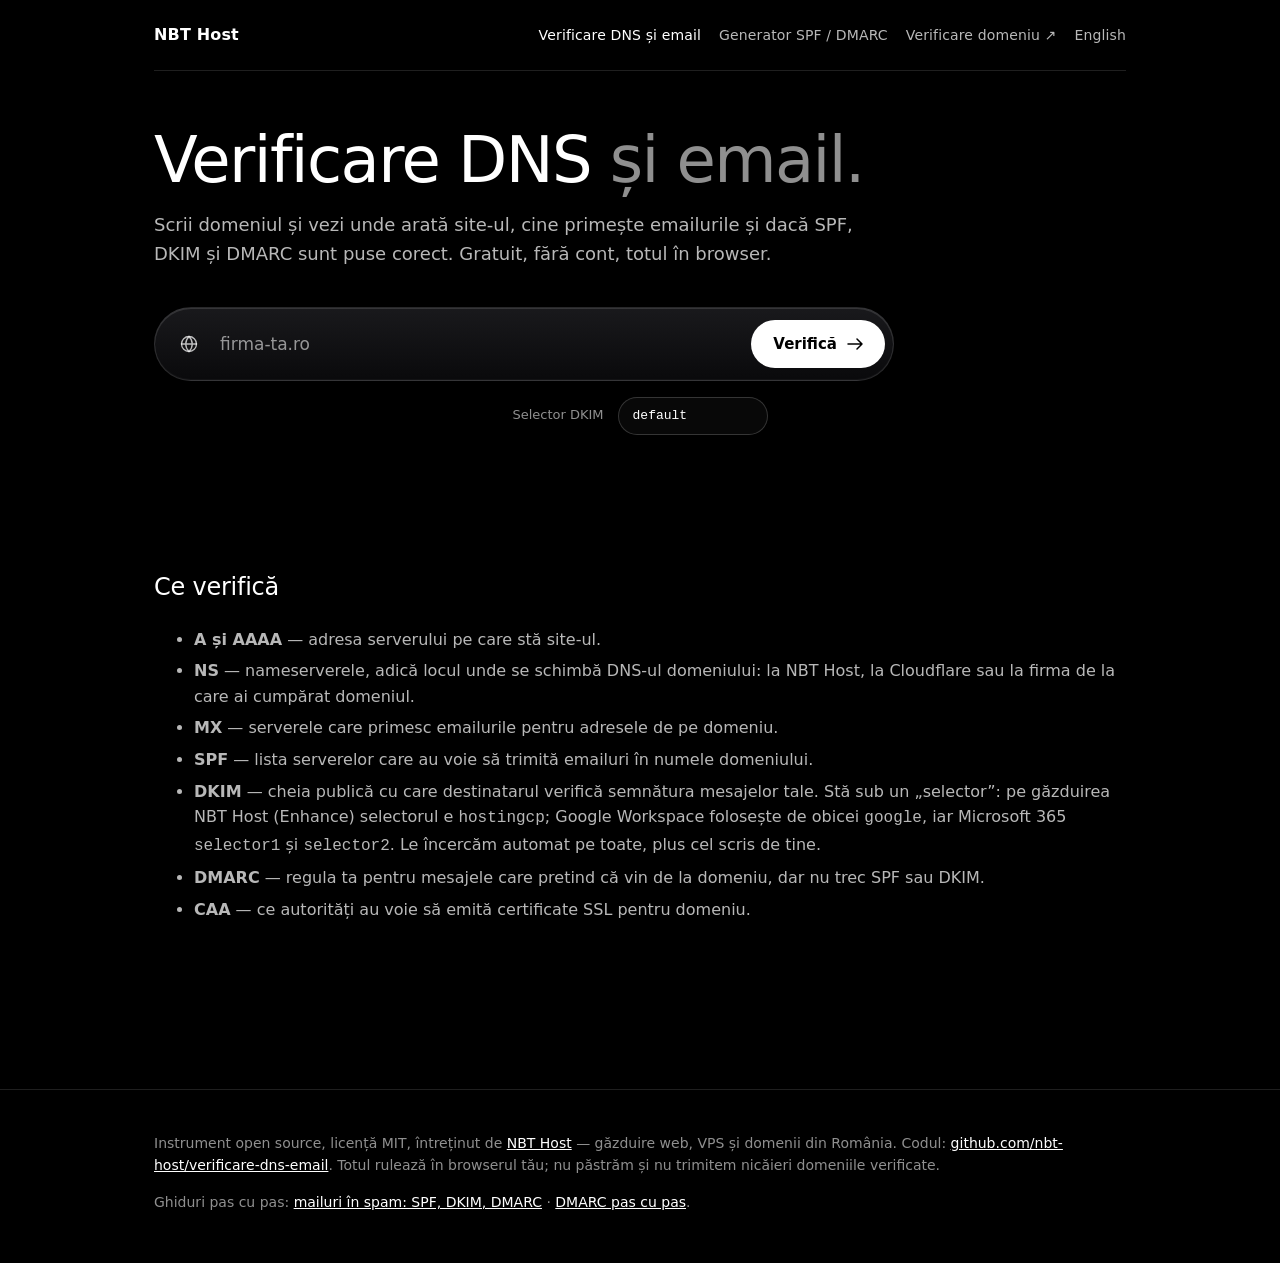
<file: index.html>
<!doctype html>
<html lang="ro">
<head>
<meta charset="utf-8">
<meta name="viewport" content="width=device-width,initial-scale=1">
<title>Verificare DNS și email: SPF, DKIM, DMARC, MX — NBT Host</title>
<meta name="description" content="Verifici gratuit DNS-ul unui domeniu: A, NS, MX, SPF, DKIM, DMARC și CAA, cu explicații în română. Open source, rulează în browser.">
<link rel="canonical" href="https://nbt-host.com/instrumente/verificare-dns-email">
<link rel="alternate" hreflang="ro" href="https://nbt-host.com/instrumente/verificare-dns-email">
<link rel="alternate" hreflang="en" href="https://nbt-host.com/en/tools/dns-email-checker">
<meta name="referrer" content="no-referrer">
<link rel="stylesheet" href="assets/baza.css">
<link rel="stylesheet" href="assets/instrumente.css">
</head>
<body>
<div class="wrap"><header class="top"><a href="https://nbt-host.com/">NBT Host</a><nav aria-label="Instrumente"><a href="index.html" aria-current="page">Verificare DNS și email</a><a href="generator-spf-dmarc.html">Generator SPF / DMARC</a><a href="https://nbt-host.com/instrumente/verificare-domeniu">Verificare domeniu ↗</a><a href="en/index.html" hreflang="en" lang="en">English</a></nav></header></div>
<main id="main" data-it="dns">
<section class="hero"><div class="wrap"><h1>Verificare DNS <em>și email.</em></h1><p class="lead">Scrii domeniul și vezi unde arată site-ul, cine primește emailurile și dacă SPF, DKIM și DMARC sunt puse corect. Gratuit, fără cont, totul în browser.</p>
<form class="it-form glass" id="itForm" role="search" action="" method="get">
        <svg class="it-form-i" viewBox="0 0 24 24" aria-hidden="true"><circle cx="12" cy="12" r="9"/><path d="M3 12h18M12 3c2.6 2.6 3.9 5.6 3.9 9s-1.3 6.4-3.9 9c-2.6-2.6-3.9-5.6-3.9-9S9.4 5.6 12 3z"/></svg>
        <label class="sr-only" for="itQ">Domeniul de verificat</label>
        <input id="itQ" name="domeniu" type="text" inputmode="url" autocapitalize="off" autocomplete="off" spellcheck="false" maxlength="253" placeholder="firma-ta.ro" required>
        <button class="btn" type="submit" id="itGo"><span class="lbl"><i data-l="Verifică">Verifică</i></span><svg width="16" height="12" viewBox="0 0 16 12" fill="none" aria-hidden="true"><path d="M15 6H1M15 6L10 1M15 6L10 11" stroke="currentColor" stroke-width="1.5" stroke-linecap="round" stroke-linejoin="round"/></svg></button>
      </form>
<div class="it-opts"><label for="itSel">Selector DKIM</label><input id="itSel" name="selector" type="text" autocapitalize="off" autocomplete="off" spellcheck="false" maxlength="63" value="default"></div>
</div></section>
<section class="it-res" id="itRes" data-now="Rezultat" hidden>
  <div class="it-in"><div class="it-live" id="itLive" aria-live="polite"></div></div>
</section>
<section class="it-body"><div class="wrap"><section class="gd-sec" id="ce-verifica">
        <h2>Ce verifică</h2>
        <ul>
          <li><strong>A și AAAA</strong> — adresa serverului pe care stă site-ul.</li>
          <li><strong>NS</strong> — nameserverele, adică locul unde se schimbă DNS-ul domeniului: la NBT Host, la Cloudflare sau la firma de la care ai cumpărat domeniul.</li>
          <li><strong>MX</strong> — serverele care primesc emailurile pentru adresele de pe domeniu.</li>
          <li><strong>SPF</strong> — lista serverelor care au voie să trimită emailuri în numele domeniului.</li>
          <li><strong>DKIM</strong> — cheia publică cu care destinatarul verifică semnătura mesajelor tale. Stă sub un „selector”: pe găzduirea NBT Host (Enhance) selectorul e <code>hostingcp</code>; Google Workspace folosește de obicei <code>google</code>, iar Microsoft 365 <code>selector1</code> și <code>selector2</code>. Le încercăm automat pe toate, plus cel scris de tine.</li>
          <li><strong>DMARC</strong> — regula ta pentru mesajele care pretind că vin de la domeniu, dar nu trec SPF sau DKIM.</li>
          <li><strong>CAA</strong> — ce autorități au voie să emită certificate SSL pentru domeniu.</li>
        </ul>
      </section></div></section>
</main>
<footer class="ft"><div class="wrap"><p>Instrument open source, licență MIT, întreținut de <a href="https://nbt-host.com/">NBT Host</a> — găzduire web, VPS și domenii din România. Codul: <a href="https://github.com/nbt-host/verificare-dns-email">github.com/nbt-host/verificare-dns-email</a>. Totul rulează în browserul tău; nu păstrăm și nu trimitem nicăieri domeniile verificate.</p><p>Ghiduri pas cu pas: <a href="https://nbt-host.com/ghiduri/mailuri-in-spam-spf-dkim-dmarc">mailuri în spam: SPF, DKIM, DMARC</a> · <a href="https://nbt-host.com/ghiduri/dmarc-pas-cu-pas">DMARC pas cu pas</a>.</p></div></footer>
<script src="assets/instrumente.js"></script>
</body>
</html>
</file>
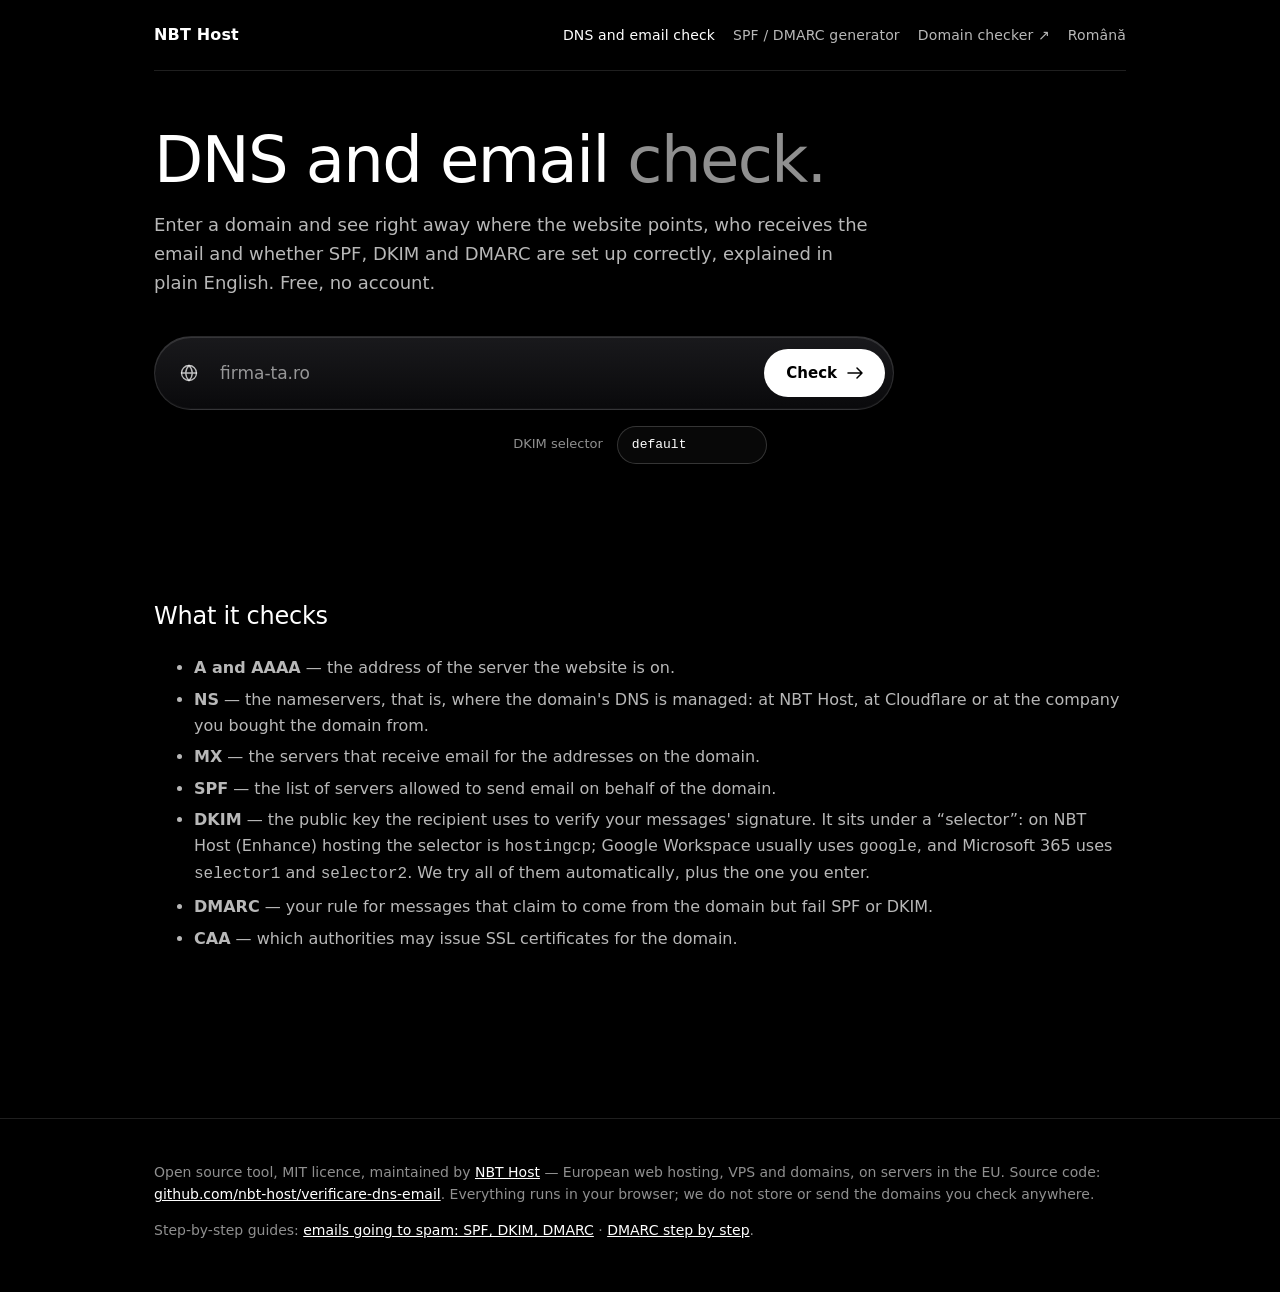
<file: en/index.html>
<!doctype html>
<html lang="en">
<head>
<meta charset="utf-8">
<meta name="viewport" content="width=device-width,initial-scale=1">
<title>DNS and email check: SPF, DKIM, DMARC, MX — NBT Host</title>
<meta name="description" content="Free DNS and email check for any domain: A, NS, MX, SPF, DKIM, DMARC and CAA, explained in plain English. Open source, runs in your browser.">
<link rel="canonical" href="https://nbt-host.com/en/tools/dns-email-checker">
<link rel="alternate" hreflang="ro" href="https://nbt-host.com/instrumente/verificare-dns-email">
<link rel="alternate" hreflang="en" href="https://nbt-host.com/en/tools/dns-email-checker">
<meta name="referrer" content="no-referrer">
<link rel="stylesheet" href="../assets/baza.css">
<link rel="stylesheet" href="../assets/instrumente.css">
</head>
<body>
<div class="wrap"><header class="top"><a href="https://nbt-host.com/en/">NBT Host</a><nav aria-label="Tools"><a href="index.html" aria-current="page">DNS and email check</a><a href="spf-dmarc-generator.html">SPF / DMARC generator</a><a href="https://nbt-host.com/en/tools/domain-checker">Domain checker ↗</a><a href="../index.html" hreflang="ro" lang="ro">Română</a></nav></header></div>
<main id="main" data-it="dns">
<section class="hero"><div class="wrap"><h1>DNS and email <em>check.</em></h1><p class="lead">Enter a domain and see right away where the website points, who receives the email and whether SPF, DKIM and DMARC are set up correctly, explained in plain English. Free, no account.</p>
<form class="it-form glass" id="itForm" role="search" action="" method="get">
        <svg class="it-form-i" viewBox="0 0 24 24" aria-hidden="true"><circle cx="12" cy="12" r="9"/><path d="M3 12h18M12 3c2.6 2.6 3.9 5.6 3.9 9s-1.3 6.4-3.9 9c-2.6-2.6-3.9-5.6-3.9-9S9.4 5.6 12 3z"/></svg>
        <label class="sr-only" for="itQ">Domain to check</label>
        <input id="itQ" name="domeniu" type="text" inputmode="url" autocapitalize="off" autocomplete="off" spellcheck="false" maxlength="253" placeholder="firma-ta.ro" required>
        <button class="btn" type="submit" id="itGo"><span class="lbl"><i data-l="Check">Check</i></span><svg width="16" height="12" viewBox="0 0 16 12" fill="none" aria-hidden="true"><path d="M15 6H1M15 6L10 1M15 6L10 11" stroke="currentColor" stroke-width="1.5" stroke-linecap="round" stroke-linejoin="round"/></svg></button>
      </form>
<div class="it-opts"><label for="itSel">DKIM selector</label><input id="itSel" name="selector" type="text" autocapitalize="off" autocomplete="off" spellcheck="false" maxlength="63" value="default"></div>
</div></section>
<section class="it-res" id="itRes" data-now="Result" hidden>
  <div class="it-in"><div class="it-live" id="itLive" aria-live="polite"></div></div>
</section>
<section class="it-body"><div class="wrap"><section class="gd-sec" id="ce-verifica">
        <h2>What it checks</h2>
        <ul>
          <li><strong>A and AAAA</strong> — the address of the server the website is on.</li>
          <li><strong>NS</strong> — the nameservers, that is, where the domain's DNS is managed: at NBT Host, at Cloudflare or at the company you bought the domain from.</li>
          <li><strong>MX</strong> — the servers that receive email for the addresses on the domain.</li>
          <li><strong>SPF</strong> — the list of servers allowed to send email on behalf of the domain.</li>
          <li><strong>DKIM</strong> — the public key the recipient uses to verify your messages' signature. It sits under a “selector”: on NBT Host (Enhance) hosting the selector is <code>hostingcp</code>; Google Workspace usually uses <code>google</code>, and Microsoft 365 uses <code>selector1</code> and <code>selector2</code>. We try all of them automatically, plus the one you enter.</li>
          <li><strong>DMARC</strong> — your rule for messages that claim to come from the domain but fail SPF or DKIM.</li>
          <li><strong>CAA</strong> — which authorities may issue SSL certificates for the domain.</li>
        </ul>
      </section></div></section>
</main>
<footer class="ft"><div class="wrap"><p>Open source tool, MIT licence, maintained by <a href="https://nbt-host.com/en/">NBT Host</a> — European web hosting, VPS and domains, on servers in the EU. Source code: <a href="https://github.com/nbt-host/verificare-dns-email">github.com/nbt-host/verificare-dns-email</a>. Everything runs in your browser; we do not store or send the domains you check anywhere.</p><p>Step-by-step guides: <a href="https://nbt-host.com/en/guides/spf-dkim-dmarc">emails going to spam: SPF, DKIM, DMARC</a> · <a href="https://nbt-host.com/en/guides/dmarc-step-by-step">DMARC step by step</a>.</p></div></footer>
<script src="../assets/instrumente.en.js"></script>
</body>
</html>
</file>
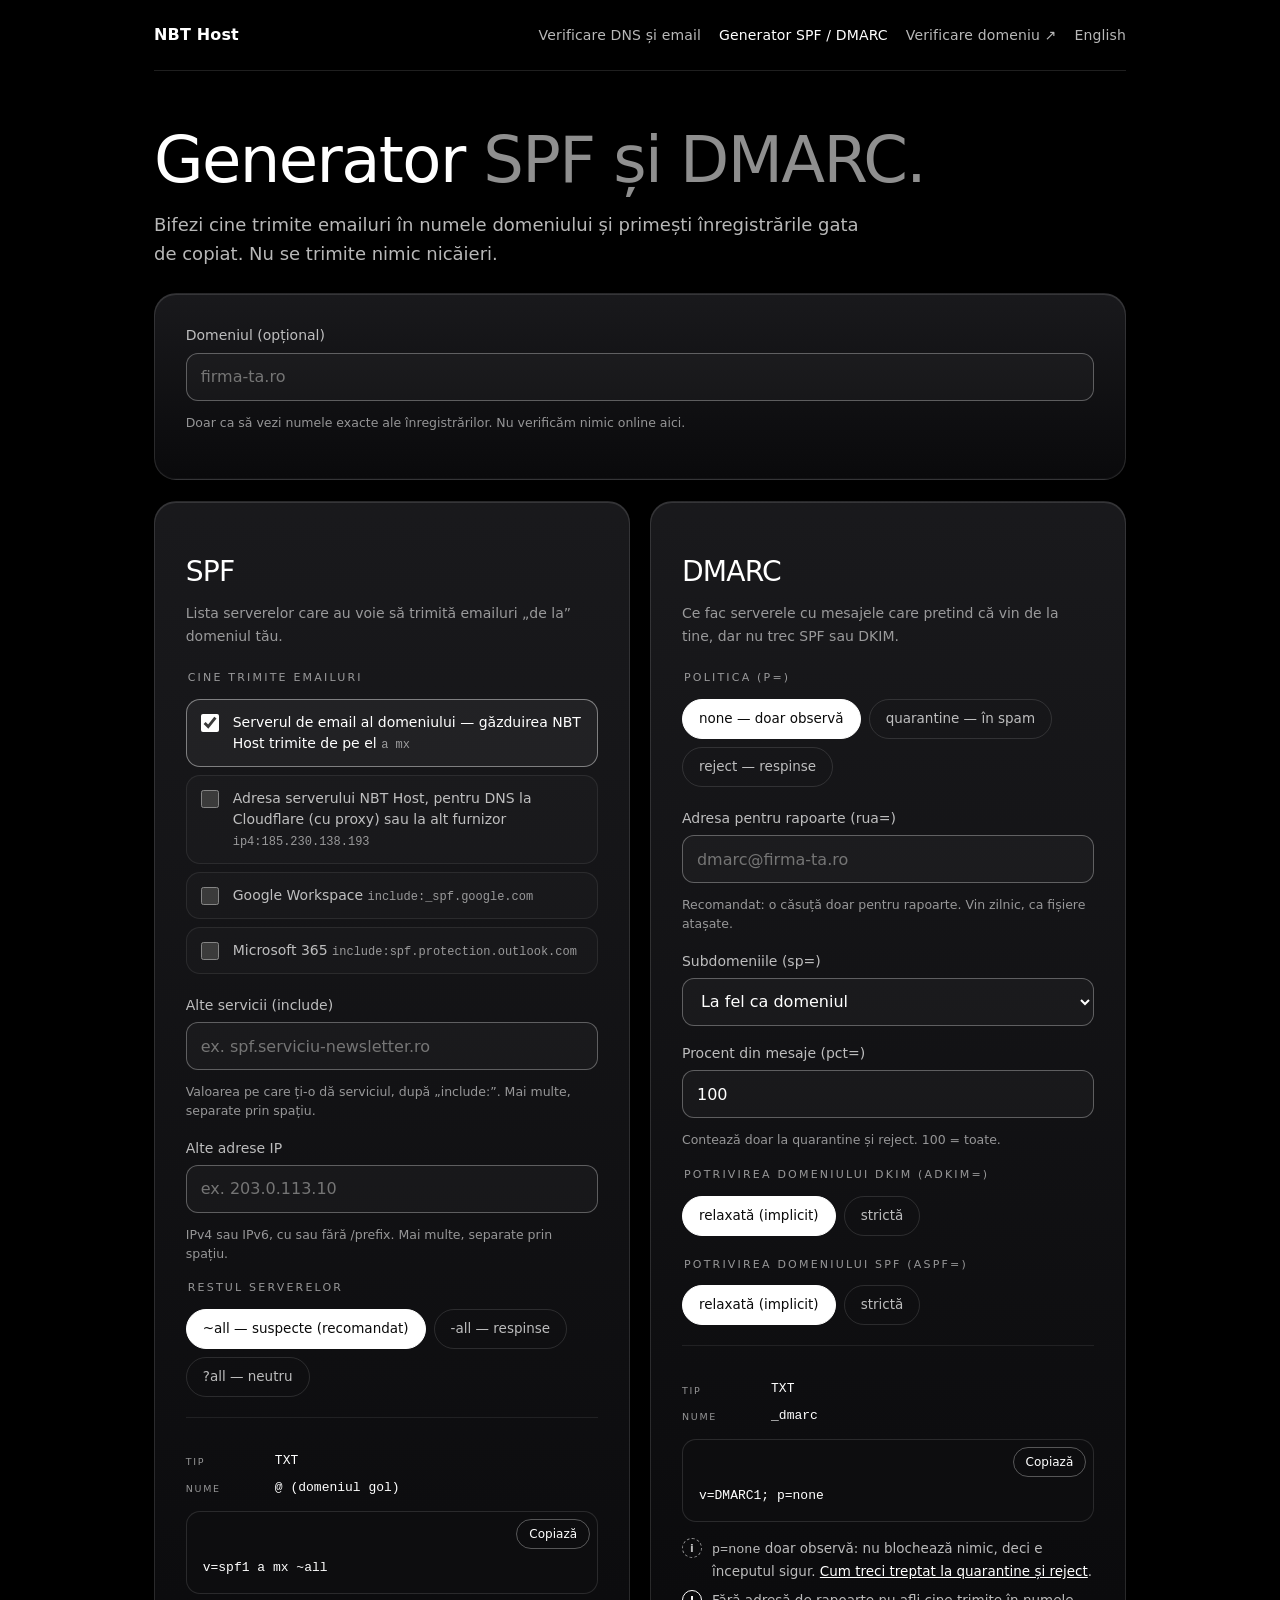
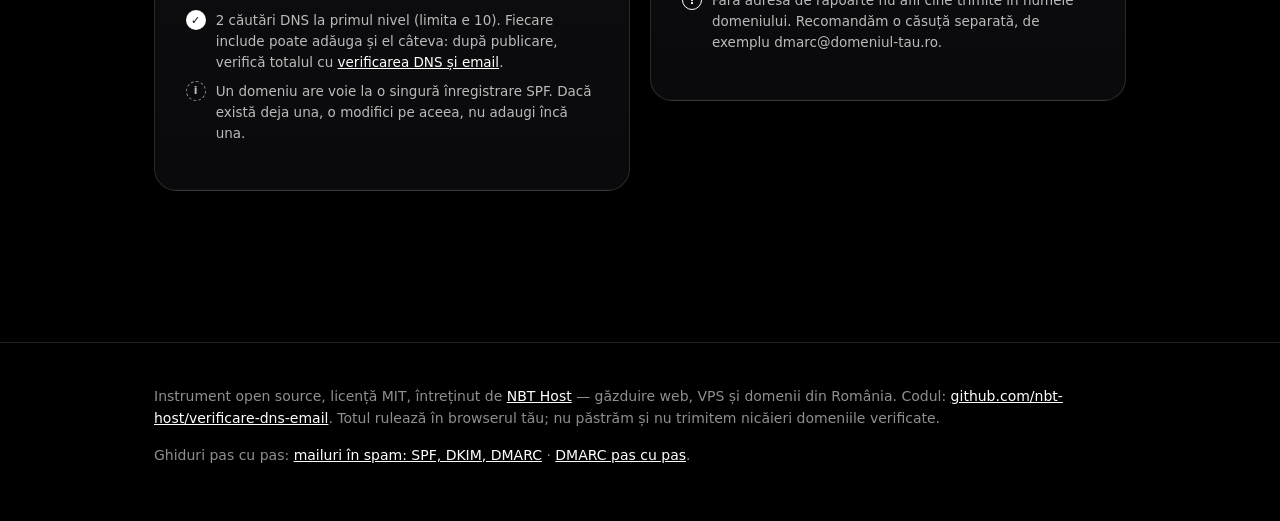
<file: generator-spf-dmarc.html>
<!doctype html>
<html lang="ro">
<head>
<meta charset="utf-8">
<meta name="viewport" content="width=device-width,initial-scale=1">
<title>Generator SPF și DMARC gratuit — NBT Host</title>
<meta name="description" content="Construiești înregistrările SPF și DMARC pentru domeniul tău, cu explicații în română. Open source, totul local în browser.">
<link rel="canonical" href="https://nbt-host.com/instrumente/generator-spf-dmarc">
<link rel="alternate" hreflang="ro" href="https://nbt-host.com/instrumente/generator-spf-dmarc">
<link rel="alternate" hreflang="en" href="https://nbt-host.com/en/tools/spf-dmarc-generator">
<meta name="referrer" content="no-referrer">
<link rel="stylesheet" href="assets/baza.css">
<link rel="stylesheet" href="assets/instrumente.css">
</head>
<body>
<div class="wrap"><header class="top"><a href="https://nbt-host.com/">NBT Host</a><nav aria-label="Instrumente"><a href="index.html">Verificare DNS și email</a><a href="generator-spf-dmarc.html" aria-current="page">Generator SPF / DMARC</a><a href="https://nbt-host.com/instrumente/verificare-domeniu">Verificare domeniu ↗</a><a href="en/spf-dmarc-generator.html" hreflang="en" lang="en">English</a></nav></header></div>
<main id="main" data-it="gen">
<section class="hero"><div class="wrap"><h1>Generator <em>SPF și DMARC.</em></h1><p class="lead">Bifezi cine trimite emailuri în numele domeniului și primești înregistrările gata de copiat. Nu se trimite nimic nicăieri.</p>
</div></section>
<section class="it-gen"><div class="wrap"><form class="it-gen-g" id="itGen" action="#" novalidate>
      <div class="it-panel glass it-card-wide">
        <div class="f-g">
          <label for="gDom">Domeniul (opțional)</label>
          <div class="f-c"><input id="gDom" type="text" inputmode="url" autocapitalize="off" autocomplete="off" spellcheck="false" maxlength="253" placeholder="firma-ta.ro"></div>
          <small>Doar ca să vezi numele exacte ale înregistrărilor. Nu verificăm nimic online aici.</small>
        </div>
      </div>

      <section class="it-panel glass" aria-labelledby="gSpfT">
        <h2 id="gSpfT">SPF</h2>
        <p>Lista serverelor care au voie să trimită emailuri „de la” domeniul tău.</p>
        <fieldset>
          <legend>Cine trimite emailuri</legend>
          <div class="it-chk">
            <label><input type="checkbox" id="gNbt" checked><span>Serverul de email al domeniului — găzduirea NBT Host trimite de pe el <code>a mx</code></span></label>
            <label><input type="checkbox" id="gNbtIp"><span>Adresa serverului NBT Host, pentru DNS la Cloudflare (cu proxy) sau la alt furnizor <code>ip4:185.230.138.193</code></span></label>
            <label><input type="checkbox" id="gGoogle"><span>Google Workspace <code>include:_spf.google.com</code></span></label>
            <label><input type="checkbox" id="gMs"><span>Microsoft 365 <code>include:spf.protection.outlook.com</code></span></label>
          </div>
        </fieldset>
        <div class="f-g">
          <label for="gInc">Alte servicii (include)</label>
          <div class="f-c"><input id="gInc" type="text" autocapitalize="off" autocomplete="off" spellcheck="false" placeholder="ex. spf.serviciu-newsletter.ro"></div>
          <small>Valoarea pe care ți-o dă serviciul, după „include:”. Mai multe, separate prin spațiu.</small>
        </div>
        <div class="f-g">
          <label for="gIp">Alte adrese IP</label>
          <div class="f-c"><input id="gIp" type="text" autocapitalize="off" autocomplete="off" spellcheck="false" placeholder="ex. 203.0.113.10"></div>
          <small>IPv4 sau IPv6, cu sau fără /prefix. Mai multe, separate prin spațiu.</small>
        </div>
        <fieldset>
          <legend>Restul serverelor</legend>
          <div class="it-seg">
            <label><input type="radio" name="gAll" value="~all" checked>~all — suspecte (recomandat)</label>
            <label><input type="radio" name="gAll" value="-all">-all — respinse</label>
            <label><input type="radio" name="gAll" value="?all">?all — neutru</label>
          </div>
        </fieldset>
        <div class="it-out">
          <dl class="it-out-n"><dt>Tip</dt><dd>TXT</dd><dt>Nume</dt><dd data-g-at>@ (domeniul gol)</dd></dl>
          <div class="gd-code"><pre><code id="gSpf">v=spf1 a mx ~all</code></pre><button class="gd-copy" type="button" data-g-copy="gSpf">Copiază</button></div>
          <ul class="it-msgs" id="gSpfMsg" aria-live="polite"></ul>
        </div>
      </section>

      <section class="it-panel glass" aria-labelledby="gDmT">
        <h2 id="gDmT">DMARC</h2>
        <p>Ce fac serverele cu mesajele care pretind că vin de la tine, dar nu trec SPF sau DKIM.</p>
        <fieldset>
          <legend>Politica (p=)</legend>
          <div class="it-seg">
            <label><input type="radio" name="gP" value="none" checked>none — doar observă</label>
            <label><input type="radio" name="gP" value="quarantine">quarantine — în spam</label>
            <label><input type="radio" name="gP" value="reject">reject — respinse</label>
          </div>
        </fieldset>
        <div class="f-g">
          <label for="gRua">Adresa pentru rapoarte (rua=)</label>
          <div class="f-c"><input id="gRua" type="email" multiple autocapitalize="off" autocomplete="off" spellcheck="false" placeholder="dmarc@firma-ta.ro"></div>
          <small>Recomandat: o căsuță doar pentru rapoarte. Vin zilnic, ca fișiere atașate.</small>
        </div>
        <div class="f-g">
          <label for="gSp">Subdomeniile (sp=)</label>
          <div class="f-c sel"><select id="gSp"><option value="">La fel ca domeniul</option><option value="none">none</option><option value="quarantine">quarantine</option><option value="reject">reject</option></select></div>
        </div>
        <div class="f-g">
          <label for="gPct">Procent din mesaje (pct=)</label>
          <div class="f-c"><input id="gPct" type="number" inputmode="numeric" min="1" max="100" value="100"></div>
          <small>Contează doar la quarantine și reject. 100 = toate.</small>
        </div>
        <fieldset>
          <legend>Potrivirea domeniului DKIM (adkim=)</legend>
          <div class="it-seg">
            <label><input type="radio" name="gAdkim" value="r" checked>relaxată (implicit)</label>
            <label><input type="radio" name="gAdkim" value="s">strictă</label>
          </div>
        </fieldset>
        <fieldset>
          <legend>Potrivirea domeniului SPF (aspf=)</legend>
          <div class="it-seg">
            <label><input type="radio" name="gAspf" value="r" checked>relaxată (implicit)</label>
            <label><input type="radio" name="gAspf" value="s">strictă</label>
          </div>
        </fieldset>
        <div class="it-out">
          <dl class="it-out-n"><dt>Tip</dt><dd>TXT</dd><dt>Nume</dt><dd data-g-dmarc>_dmarc</dd></dl>
          <div class="gd-code"><pre><code id="gDmarc">v=DMARC1; p=none</code></pre><button class="gd-copy" type="button" data-g-copy="gDmarc">Copiază</button></div>
          <ul class="it-msgs" id="gDmarcMsg" aria-live="polite"></ul>
        </div>
      </section>
    </form></div></section>
</main>
<footer class="ft"><div class="wrap"><p>Instrument open source, licență MIT, întreținut de <a href="https://nbt-host.com/">NBT Host</a> — găzduire web, VPS și domenii din România. Codul: <a href="https://github.com/nbt-host/verificare-dns-email">github.com/nbt-host/verificare-dns-email</a>. Totul rulează în browserul tău; nu păstrăm și nu trimitem nicăieri domeniile verificate.</p><p>Ghiduri pas cu pas: <a href="https://nbt-host.com/ghiduri/mailuri-in-spam-spf-dkim-dmarc">mailuri în spam: SPF, DKIM, DMARC</a> · <a href="https://nbt-host.com/ghiduri/dmarc-pas-cu-pas">DMARC pas cu pas</a>.</p></div></footer>
<script src="assets/instrumente.js"></script>
</body>
</html>
</file>
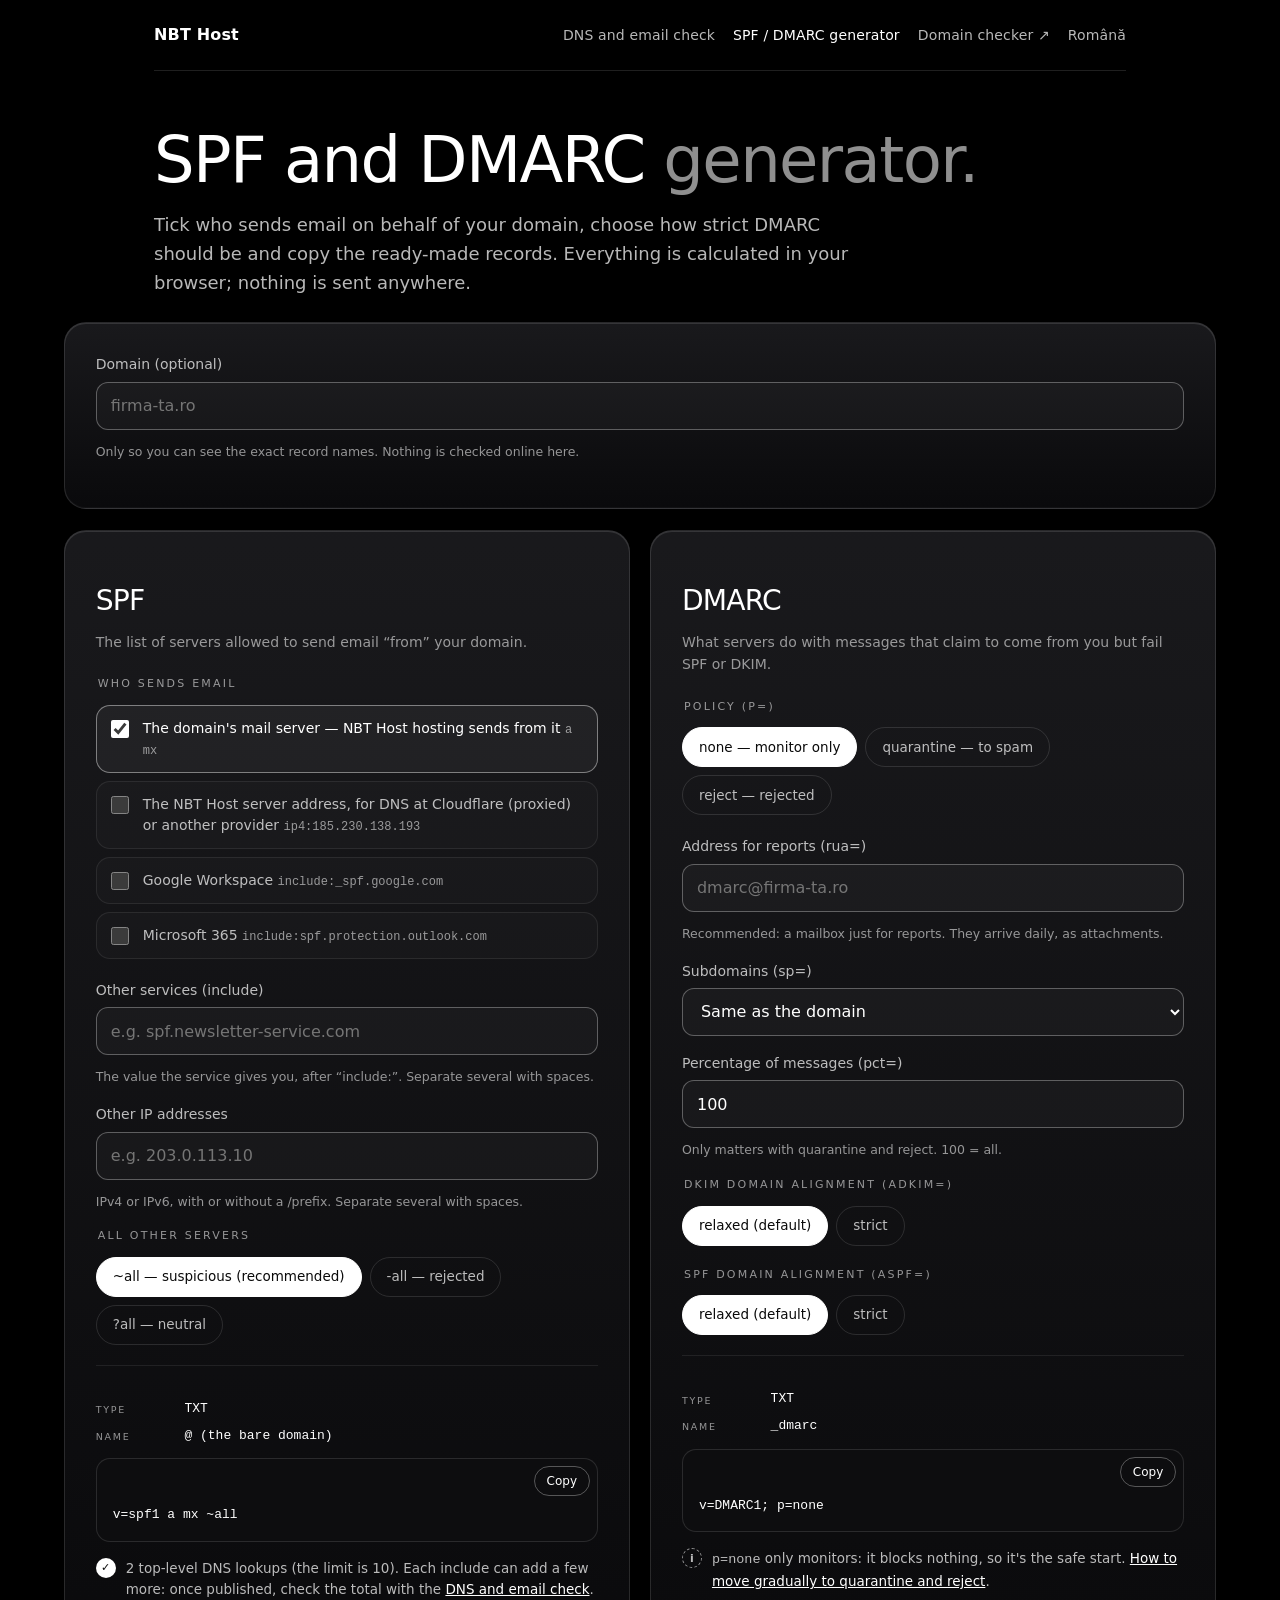
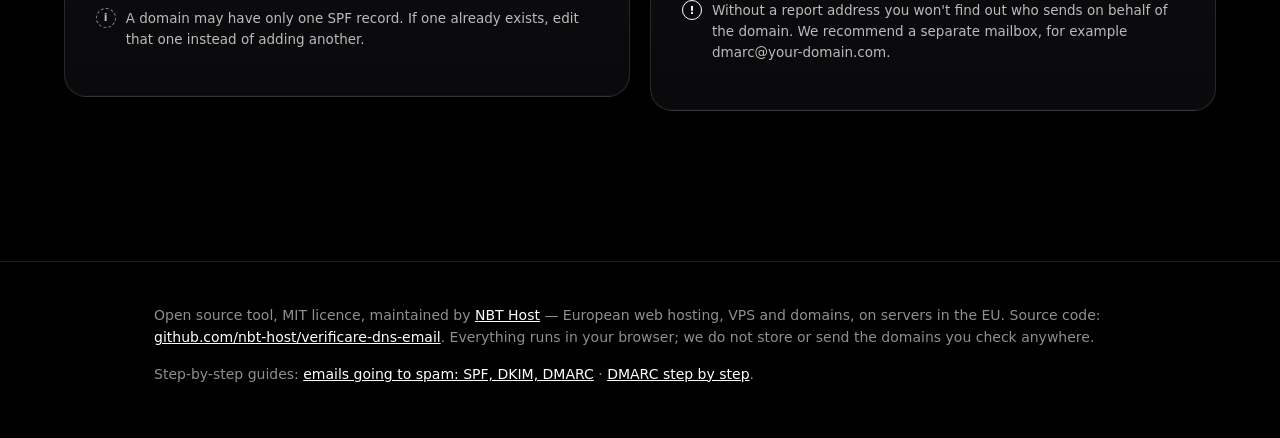
<file: en/spf-dmarc-generator.html>
<!doctype html>
<html lang="en">
<head>
<meta charset="utf-8">
<meta name="viewport" content="width=device-width,initial-scale=1">
<title>Free SPF and DMARC generator — NBT Host</title>
<meta name="description" content="Build the SPF and DMARC records for your domain, with plain-English explanations. Open source, everything stays in your browser.">
<link rel="canonical" href="https://nbt-host.com/en/tools/spf-dmarc-generator">
<link rel="alternate" hreflang="ro" href="https://nbt-host.com/instrumente/generator-spf-dmarc">
<link rel="alternate" hreflang="en" href="https://nbt-host.com/en/tools/spf-dmarc-generator">
<meta name="referrer" content="no-referrer">
<link rel="stylesheet" href="../assets/baza.css">
<link rel="stylesheet" href="../assets/instrumente.css">
</head>
<body>
<div class="wrap"><header class="top"><a href="https://nbt-host.com/en/">NBT Host</a><nav aria-label="Tools"><a href="index.html">DNS and email check</a><a href="spf-dmarc-generator.html" aria-current="page">SPF / DMARC generator</a><a href="https://nbt-host.com/en/tools/domain-checker">Domain checker ↗</a><a href="../generator-spf-dmarc.html" hreflang="ro" lang="ro">Română</a></nav></header></div>
<main id="main" data-it="gen">
<section class="hero"><div class="wrap"><h1>SPF and DMARC <em>generator.</em></h1><p class="lead">Tick who sends email on behalf of your domain, choose how strict DMARC should be and copy the ready-made records. Everything is calculated in your browser; nothing is sent anywhere.</p>
</div></section>
<section class="it-gen" id="generator" data-now="Generator">
  <div class="it-in">
    <form class="it-gen-g" id="itGen" action="#" novalidate>
      <div class="it-panel glass it-card-wide">
        <div class="f-g">
          <label for="gDom">Domain (optional)</label>
          <div class="f-c"><input id="gDom" type="text" inputmode="url" autocapitalize="off" autocomplete="off" spellcheck="false" maxlength="253" placeholder="firma-ta.ro"></div>
          <small>Only so you can see the exact record names. Nothing is checked online here.</small>
        </div>
      </div>

      <section class="it-panel glass" aria-labelledby="gSpfT">
        <h2 id="gSpfT">SPF</h2>
        <p>The list of servers allowed to send email “from” your domain.</p>
        <fieldset>
          <legend>Who sends email</legend>
          <div class="it-chk">
            <label><input type="checkbox" id="gNbt" checked><span>The domain's mail server — NBT Host hosting sends from it <code>a mx</code></span></label>
            <label><input type="checkbox" id="gNbtIp"><span>The NBT Host server address, for DNS at Cloudflare (proxied) or another provider <code>ip4:185.230.138.193</code></span></label>
            <label><input type="checkbox" id="gGoogle"><span>Google Workspace <code>include:_spf.google.com</code></span></label>
            <label><input type="checkbox" id="gMs"><span>Microsoft 365 <code>include:spf.protection.outlook.com</code></span></label>
          </div>
        </fieldset>
        <div class="f-g">
          <label for="gInc">Other services (include)</label>
          <div class="f-c"><input id="gInc" type="text" autocapitalize="off" autocomplete="off" spellcheck="false" placeholder="e.g. spf.newsletter-service.com"></div>
          <small>The value the service gives you, after “include:”. Separate several with spaces.</small>
        </div>
        <div class="f-g">
          <label for="gIp">Other IP addresses</label>
          <div class="f-c"><input id="gIp" type="text" autocapitalize="off" autocomplete="off" spellcheck="false" placeholder="e.g. 203.0.113.10"></div>
          <small>IPv4 or IPv6, with or without a /prefix. Separate several with spaces.</small>
        </div>
        <fieldset>
          <legend>All other servers</legend>
          <div class="it-seg">
            <label><input type="radio" name="gAll" value="~all" checked>~all — suspicious (recommended)</label>
            <label><input type="radio" name="gAll" value="-all">-all — rejected</label>
            <label><input type="radio" name="gAll" value="?all">?all — neutral</label>
          </div>
        </fieldset>
        <div class="it-out">
          <dl class="it-out-n"><dt>Type</dt><dd>TXT</dd><dt>Name</dt><dd data-g-at>@ (the bare domain)</dd></dl>
          <div class="gd-code"><pre><code id="gSpf">v=spf1 a mx ~all</code></pre><button class="gd-copy" type="button" data-g-copy="gSpf">Copy</button></div>
          <ul class="it-msgs" id="gSpfMsg" aria-live="polite"></ul>
        </div>
      </section>

      <section class="it-panel glass" aria-labelledby="gDmT">
        <h2 id="gDmT">DMARC</h2>
        <p>What servers do with messages that claim to come from you but fail SPF or DKIM.</p>
        <fieldset>
          <legend>Policy (p=)</legend>
          <div class="it-seg">
            <label><input type="radio" name="gP" value="none" checked>none — monitor only</label>
            <label><input type="radio" name="gP" value="quarantine">quarantine — to spam</label>
            <label><input type="radio" name="gP" value="reject">reject — rejected</label>
          </div>
        </fieldset>
        <div class="f-g">
          <label for="gRua">Address for reports (rua=)</label>
          <div class="f-c"><input id="gRua" type="email" multiple autocapitalize="off" autocomplete="off" spellcheck="false" placeholder="dmarc@firma-ta.ro"></div>
          <small>Recommended: a mailbox just for reports. They arrive daily, as attachments.</small>
        </div>
        <div class="f-g">
          <label for="gSp">Subdomains (sp=)</label>
          <div class="f-c sel"><select id="gSp"><option value="">Same as the domain</option><option value="none">none</option><option value="quarantine">quarantine</option><option value="reject">reject</option></select></div>
        </div>
        <div class="f-g">
          <label for="gPct">Percentage of messages (pct=)</label>
          <div class="f-c"><input id="gPct" type="number" inputmode="numeric" min="1" max="100" value="100"></div>
          <small>Only matters with quarantine and reject. 100 = all.</small>
        </div>
        <fieldset>
          <legend>DKIM domain alignment (adkim=)</legend>
          <div class="it-seg">
            <label><input type="radio" name="gAdkim" value="r" checked>relaxed (default)</label>
            <label><input type="radio" name="gAdkim" value="s">strict</label>
          </div>
        </fieldset>
        <fieldset>
          <legend>SPF domain alignment (aspf=)</legend>
          <div class="it-seg">
            <label><input type="radio" name="gAspf" value="r" checked>relaxed (default)</label>
            <label><input type="radio" name="gAspf" value="s">strict</label>
          </div>
        </fieldset>
        <div class="it-out">
          <dl class="it-out-n"><dt>Type</dt><dd>TXT</dd><dt>Name</dt><dd data-g-dmarc>_dmarc</dd></dl>
          <div class="gd-code"><pre><code id="gDmarc">v=DMARC1; p=none</code></pre><button class="gd-copy" type="button" data-g-copy="gDmarc">Copy</button></div>
          <ul class="it-msgs" id="gDmarcMsg" aria-live="polite"></ul>
        </div>
      </section>
    </form>
  </div>
</section>
</main>
<footer class="ft"><div class="wrap"><p>Open source tool, MIT licence, maintained by <a href="https://nbt-host.com/en/">NBT Host</a> — European web hosting, VPS and domains, on servers in the EU. Source code: <a href="https://github.com/nbt-host/verificare-dns-email">github.com/nbt-host/verificare-dns-email</a>. Everything runs in your browser; we do not store or send the domains you check anywhere.</p><p>Step-by-step guides: <a href="https://nbt-host.com/en/guides/spf-dkim-dmarc">emails going to spam: SPF, DKIM, DMARC</a> · <a href="https://nbt-host.com/en/guides/dmarc-step-by-step">DMARC step by step</a>.</p></div></footer>
<script src="../assets/instrumente.en.js"></script>
</body>
</html>
</file>
<file: assets/baza.css>
:root{--fb:ui-sans-serif,system-ui,-apple-system,'Segoe UI',Roboto,sans-serif;--fd:var(--fb);
--fm:ui-monospace,'SF Mono',SFMono-Regular,Menlo,Consolas,'Liberation Mono',monospace;
--w03:rgba(255,255,255,.03);--w05:rgba(255,255,255,.05);--w08:rgba(255,255,255,.08);--w12:rgba(255,255,255,.12);
--w18:rgba(255,255,255,.18);--w30:rgba(255,255,255,.3);--w42:rgba(255,255,255,.42);--w56:rgba(255,255,255,.56);
--w72:rgba(255,255,255,.72);--w96:rgba(255,255,255,.96);--r-l:22px;--r-pill:999px;--t1:.3s;--e:cubic-bezier(.22,1,.36,1);
--pad:clamp(16px,5vw,64px);--hd-h:0px;--g-in:inset 0 1px 0 rgb(255 255 255/.12),inset 0 -1px 0 rgb(255 255 255/.03)}
*{box-sizing:border-box}
html{-webkit-text-size-adjust:100%;color-scheme:dark}
body{margin:0;background:#000;color:#fff;font:16px/1.6 var(--fb);overflow-x:hidden}
a{color:#fff}
img,svg{max-width:100%}
.sr-only{position:absolute;width:1px;height:1px;padding:0;margin:-1px;overflow:hidden;clip:rect(0 0 0 0);white-space:nowrap;border:0}
.glass{background:linear-gradient(180deg,rgba(26,26,29,.97),rgba(10,10,12,.97));box-shadow:var(--g-in);border:1px solid var(--w12)}
.wrap{max-width:1100px;margin:0 auto;padding:0 var(--pad)}
.top{display:flex;align-items:center;justify-content:space-between;gap:16px;padding:22px 0;border-bottom:1px solid var(--w12)}
.top a{text-decoration:none;font-weight:700;letter-spacing:.01em}
.top>a{white-space:nowrap}
.top nav{display:flex;gap:18px;flex-wrap:wrap;font-size:14px}
.top nav a{font-weight:500;color:var(--w72)}
.top nav a[aria-current]{color:#fff}
.hero{padding:56px 0 24px}
h1{font-size:clamp(34px,6vw,64px);line-height:1.04;letter-spacing:-.025em;font-weight:300;margin:0}
h1 em{font-style:normal;color:var(--w56)}
.lead{color:var(--w72);font-size:18px;max-width:720px;margin:18px 0 0}
.btn{display:inline-flex;align-items:center;justify-content:center;gap:10px;min-height:48px;padding:0 22px;border:0;border-radius:var(--r-pill);
  background:#fff;color:#000;font:600 15px var(--fb);cursor:pointer}
.btn[disabled]{opacity:.5;cursor:progress}
.btn .lbl i{font-style:normal}
.f-g{display:flex;flex-direction:column;gap:6px;margin:0 0 16px}
.f-g label,legend{font-size:14px;color:var(--w72)}
.f-g small{color:var(--w42);font-size:13px}
.f-c{border:1px solid var(--w30);border-radius:12px;background:var(--w03)}
.f-c input,.f-c select{width:100%;height:46px;padding:0 14px;background:transparent;border:0;outline:0;color:#fff;font:inherit}
.f-c select option{color:#000}
fieldset{border:0;padding:0;margin:0 0 16px}
.gd-code{position:relative;margin:8px 0 16px}
.gd-code pre{margin:0;padding:46px 16px 16px;border-radius:14px;background:#0d0d0f;border:1px solid var(--w12);overflow:auto;font:13px/1.5 var(--fm);white-space:pre-wrap;word-break:break-all}
.gd-copy{position:absolute;top:8px;right:8px;min-height:30px;padding:0 12px;border-radius:var(--r-pill);border:1px solid var(--w30);background:transparent;color:#fff;font:500 12px var(--fb);cursor:pointer}
.it-live ul,.it-msgs,.it-recs,.it-dx{list-style:none;padding-left:0}
.it-body{padding:40px 0}
.it-body h2{font-weight:400;letter-spacing:-.01em}
.it-body li{margin:6px 0;color:var(--w72)}
.ft{border-top:1px solid var(--w12);margin-top:48px;padding:28px 0 40px;color:var(--w56);font-size:14px}
.ft a{color:#fff}
</file>
<file: assets/instrumente.css>
/* ============================================================
   NBT HOST — INSTRUMENTE GRATUITE (site/instrumente/*.html, generate de server/genereaza-instrumente.py)
   Legat doar din paginile din instrumente/, după style.css + host.css + ghiduri.css (hero-ul, foaia albă .gd-body,
   cardurile .gd-card, blocurile de cod .gd-code/.gd-copy și câmpurile .f-g/.f-c vin de acolo). Strict alb-negru,
   ca restul site-ului: starea unui rezultat se citește din iconiță și din cuvânt, nu din culoare.
   Prefixul it- e liber în tot site-ul (verificat 22.10.2026: niciun .it-* în CSS sau JS).
   1. Formularul din hero   2. Rezultatele (DNS, domeniu)   3. Generatorul SPF / DMARC   4. Responsive
   ============================================================ */

/* ---------- 1. FORM IN THE HERO ---------- */
.it-form{position:relative;display:flex;align-items:center;gap:10px;width:100%;max-width:740px;margin-top:38px;
  padding:8px 8px 8px 24px;border-radius:var(--r-pill);overflow:hidden;transition:box-shadow var(--t1) var(--e)}
.it-form>*{position:relative;z-index:2}
.it-form:focus-within{box-shadow:var(--g-in),0 0 0 2px var(--w72),0 0 0 7px rgb(255 255 255/.06),0 24px 60px -28px rgb(0 0 0/.95)}
.it-form-i{width:20px;height:20px;flex:none;fill:none;stroke:var(--w72);stroke-width:1.6;stroke-linecap:round;stroke-linejoin:round}
.it-form input{flex:1;min-width:0;height:56px;background:transparent;border:0;outline:0;color:#fff;font:inherit;font-size:17px;
  -webkit-appearance:none;appearance:none}
.it-form input::placeholder{color:var(--w56)}
.it-form .btn{flex:none}
.it-form .btn[disabled]{opacity:.6;cursor:progress;transform:none}
.it-opts{display:flex;flex-wrap:wrap;align-items:center;justify-content:center;gap:10px 14px;margin-top:16px;
  font-size:13px;color:var(--w56)}
.it-opts label{display:inline-flex;align-items:center;gap:10px}
.it-opts input{width:150px;max-width:46vw;height:38px;padding:0 14px;border-radius:var(--r-pill);border:1px solid var(--w18);
  background:rgb(255 255 255/.03);color:#fff;font-family:var(--fm);font-size:13px;outline:0}
.it-opts input:focus{border-color:var(--w72)}
.it-hint{margin-top:14px;font-size:13px;line-height:1.6;color:var(--w56);max-width:60ch}
.it-hint code,.it-res code{font-family:var(--fm);font-size:.92em}

/* ---------- 2. RESULTS ---------- */
.it-res{position:relative;padding:0 var(--pad) clamp(72px,8vw,120px);scroll-margin-top:calc(var(--hd-h) + 16px)}
.it-res[hidden]{display:none}
.it-in{max-width:1180px;margin-inline:auto}
.it-live{min-height:1px}
.it-busy{display:flex;align-items:center;gap:14px;padding:22px 0;font-size:15px;color:var(--w72)}
.it-busy::before{content:"";flex:none;width:18px;height:18px;border-radius:50%;border:1.5px solid var(--w18);
  border-top-color:#fff;animation:it-spin .9s linear infinite}
@keyframes it-spin{to{transform:rotate(360deg)}}

/* summary: domain, counts, copy */
.it-sum{display:flex;flex-wrap:wrap;align-items:center;justify-content:space-between;gap:16px 24px;padding:22px 26px;
  border-radius:var(--r-l);margin-bottom:clamp(14px,1.6vw,22px)}
.it-sum>*{position:relative;z-index:2}
.it-sum-d{min-width:0}
.it-sum-d small{display:block;font-family:var(--fd);font-size:9.5px;letter-spacing:.2em;text-transform:uppercase;color:var(--w56);margin-bottom:6px}
.it-sum-d b{display:block;font-size:clamp(1.25rem,2.4vw,1.7rem);font-weight:400;letter-spacing:-.02em;overflow-wrap:anywhere}
.it-sum-d p{margin-top:6px;font-size:14px;line-height:1.55;color:var(--w72)}
.it-sum-n{display:flex;flex-wrap:wrap;gap:8px}
.it-sum-n>span{display:inline-flex;align-items:center;gap:8px;min-height:34px;padding:6px 14px;border-radius:var(--r-pill);
  border:1px solid var(--w12);font-size:13px;color:var(--w72)}
.it-sum-n b{font-family:var(--fd);font-weight:400;color:#fff}
.it-sum-a{display:flex;flex-wrap:wrap;gap:10px}

/* one card per record type */
.it-grid{display:grid;grid-template-columns:repeat(2,minmax(0,1fr));gap:clamp(14px,1.6vw,22px);align-items:start}
.it-card{position:relative;min-width:0;border-radius:var(--r-l);padding:clamp(20px,2.2vw,28px)}
.it-card>*{position:relative;z-index:2}
.it-card-h{display:flex;align-items:flex-start;justify-content:space-between;gap:14px;padding-bottom:14px;margin-bottom:14px;
  border-bottom:1px solid var(--w08)}
.it-card h3{font-size:clamp(1.1rem,1.5vw,1.3rem);font-weight:400;letter-spacing:-.02em;line-height:1.25}
.it-card h3 small{display:block;margin-top:4px;font-family:var(--fm);font-size:12px;letter-spacing:0;color:var(--w56);overflow-wrap:anywhere}
.it-card-wide{grid-column:1/-1}

/* the state: an icon + a word, so it reads without colour */
.it-st{flex:none;display:inline-flex;align-items:center;gap:7px;min-height:28px;padding:4px 11px 4px 5px;border-radius:var(--r-pill);
  border:1px solid var(--w18);font-family:var(--fd);font-size:9.5px;letter-spacing:.16em;text-transform:uppercase;color:var(--w72);white-space:nowrap}
.it-ic{flex:none;display:inline-grid;place-items:center;width:20px;height:20px;border-radius:50%;font-family:var(--fb);
  font-size:11px;font-weight:700;letter-spacing:0;line-height:1;text-transform:none}
.it-ok .it-ic{background:#fff;color:#0a0a0a}
.it-warn .it-ic{border:1.5px solid #fff;color:#fff}
.it-bad .it-ic{background:#0a0a0a;color:#fff;box-shadow:0 0 0 1.5px #fff,0 0 0 4px rgb(255 255 255/.18)}
.it-info .it-ic{border:1px dashed var(--w56);color:var(--w72)}
.it-st.it-bad{border-color:var(--w56);color:#fff}

.it-recs{display:grid;gap:6px;margin-bottom:14px}
.it-recs li{padding:9px 12px;border-radius:10px;background:rgb(255 255 255/.035);border:1px solid var(--w05);
  font-family:var(--fm);font-size:12.5px;line-height:1.55;color:rgba(255,255,255,.88);overflow-wrap:anywhere;word-break:break-word}
.it-recs li .k{color:var(--w56);margin-right:8px}
.it-recs-e{font-size:14px;color:var(--w56);margin-bottom:14px}
.it-dx{display:grid;gap:10px}
.it-dx li{display:grid;grid-template-columns:20px minmax(0,1fr);gap:12px;align-items:start;font-size:14px;line-height:1.6;color:var(--w72)}
.it-dx li .it-ic{margin-top:.15em}
.it-dx li b{color:#fff;font-weight:600}
.it-dx a{color:#fff;text-decoration:underline;text-decoration-color:var(--w30);text-underline-offset:3px}
.it-dx a:hover{text-decoration-color:#fff}
.it-err{padding:22px 26px;border-radius:var(--r-l);font-size:15px;line-height:1.6;color:var(--w72)}
.it-err>*{position:relative;z-index:2}
.it-err b{color:#fff}

/* domain availability: one row per name */
.it-doms{display:grid;gap:clamp(12px,1.4vw,18px)}
.it-dom{display:grid;grid-template-columns:minmax(0,1fr) auto;gap:16px 24px;align-items:center;padding:22px 26px;border-radius:var(--r-l)}
.it-dom>*{position:relative;z-index:2}
.it-dom-n{min-width:0}
.it-dom-n b{display:block;font-size:clamp(1.2rem,2.2vw,1.55rem);font-weight:400;letter-spacing:-.02em;overflow-wrap:anywhere;margin-bottom:8px}
.it-dom-n p{margin-top:10px;font-size:14px;line-height:1.6;color:var(--w72)}
.it-dom-n p a{color:#fff;text-decoration:underline;text-decoration-color:var(--w30);text-underline-offset:3px}
.it-dom-a{display:flex;flex-wrap:wrap;justify-content:flex-end;gap:10px}

/* ---------- 3. SPF / DMARC GENERATOR ---------- */
.it-gen{padding:0 var(--pad) clamp(72px,8vw,120px)}
.it-gen-g{display:grid;grid-template-columns:repeat(2,minmax(0,1fr));gap:clamp(14px,1.6vw,22px);align-items:start}
.it-panel{position:relative;min-width:0;border-radius:var(--r-l);padding:clamp(22px,2.4vw,32px)}
.it-panel>*{position:relative;z-index:2}
.it-panel h2{font-size:clamp(1.4rem,2.2vw,1.9rem);font-weight:400;letter-spacing:-.03em;line-height:1.15;margin-bottom:8px}
.it-panel>p{font-size:14px;line-height:1.6;color:var(--w56);margin-bottom:22px}
.it-panel fieldset{border:0;margin:0 0 20px;padding:0;min-width:0}
.it-panel legend{display:block;margin-bottom:12px;font-family:var(--fd);font-size:11px;letter-spacing:.2em;text-transform:uppercase;color:var(--w56)}
.it-panel .f-g{margin-bottom:16px}
.it-panel .f-g small{display:block;margin-top:7px;font-size:12.5px;line-height:1.5;color:var(--w56)}
.it-chk{display:grid;gap:8px}
.it-chk label{display:grid;grid-template-columns:20px minmax(0,1fr);gap:12px;align-items:start;padding:12px 14px;border-radius:14px;
  border:1px solid var(--w08);background:rgb(255 255 255/.02);cursor:pointer;font-size:14px;line-height:1.5;color:var(--w72);
  transition:border-color var(--t1) var(--e),background var(--t1) var(--e)}
.it-chk label:hover{border-color:var(--w30)}
.it-chk label:has(input:checked){border-color:var(--w42);background:rgb(255 255 255/.05);color:#fff}
.it-chk input{width:18px;height:18px;margin:.15em 0 0;accent-color:#fff}
.it-chk code{font-family:var(--fm);font-size:12px;color:var(--w56);overflow-wrap:anywhere}
.it-chk span{min-width:0}
.it-seg{display:flex;flex-wrap:wrap;gap:8px}
.it-seg label{position:relative;display:inline-flex;align-items:center;min-height:40px;padding:8px 16px;border-radius:var(--r-pill);
  border:1px solid var(--w12);font-size:13.5px;color:var(--w72);cursor:pointer;transition:border-color var(--t1) var(--e),background var(--t1) var(--e)}
.it-seg input{position:absolute;opacity:0;width:1px;height:1px}
.it-seg label:has(input:checked){background:#fff;border-color:#fff;color:#0a0a0a}
.it-seg label:has(input:focus-visible){outline:2px solid #fff;outline-offset:3px}
.it-out{margin-top:6px;padding-top:20px;border-top:1px solid var(--w08)}
.it-out .gd-code{margin:0 0 12px}
.it-out .gd-code pre{white-space:pre-wrap;word-break:normal;overflow-wrap:anywhere}
.it-out-n{display:grid;grid-template-columns:auto minmax(0,1fr);gap:6px 14px;margin-bottom:12px;font-size:13px;color:var(--w56)}
.it-out-n dt{font-family:var(--fd);font-size:9.5px;letter-spacing:.18em;text-transform:uppercase;padding-top:.35em}
.it-out-n dd{font-family:var(--fm);font-size:13px;color:#fff;overflow-wrap:anywhere}
.it-msgs{display:grid;gap:8px}
.it-msgs li{display:grid;grid-template-columns:20px minmax(0,1fr);gap:10px;align-items:start;font-size:13.5px;line-height:1.55;color:var(--w72)}

/* the tools index: three big cards */
.it-ix .gd-card{min-height:clamp(240px,20vw,290px)}
.it-ix .gd-card .prod-ic{width:46px;height:46px}

/* ---------- 4. RESPONSIVE ---------- */
@media (max-width:980px){
  .it-grid,.it-gen-g{grid-template-columns:minmax(0,1fr)}
}
@media (max-width:640px){
  .it-form{flex-wrap:wrap;padding:8px;border-radius:var(--r-l);gap:6px}
  .it-form-i{display:none}
  .it-form input{flex:1 1 100%;height:50px;padding:0 14px;font-size:16px}
  .it-form .btn{flex:1 1 100%;justify-content:center}
  .it-sum,.it-dom,.it-err{padding:18px 18px}
  .it-dom{grid-template-columns:minmax(0,1fr)}
  .it-dom-a{justify-content:flex-start}
  .it-card-h{flex-direction:column;gap:10px}
  .it-panel{padding:20px 18px}
}
@media (prefers-reduced-motion:reduce){
  .it-busy::before{animation-duration:2.4s}
}

/* the explanation under the tool: the guides' white sheet (.gd-body.inv + .gd-art), one centred column */
.it-body{padding:clamp(56px,7vw,110px) var(--pad) clamp(72px,8vw,130px)}
.it-body .gd-art{margin-inline:auto}
.it-ns{margin-top:18px;font-size:14px;color:var(--w72)}
</file>
